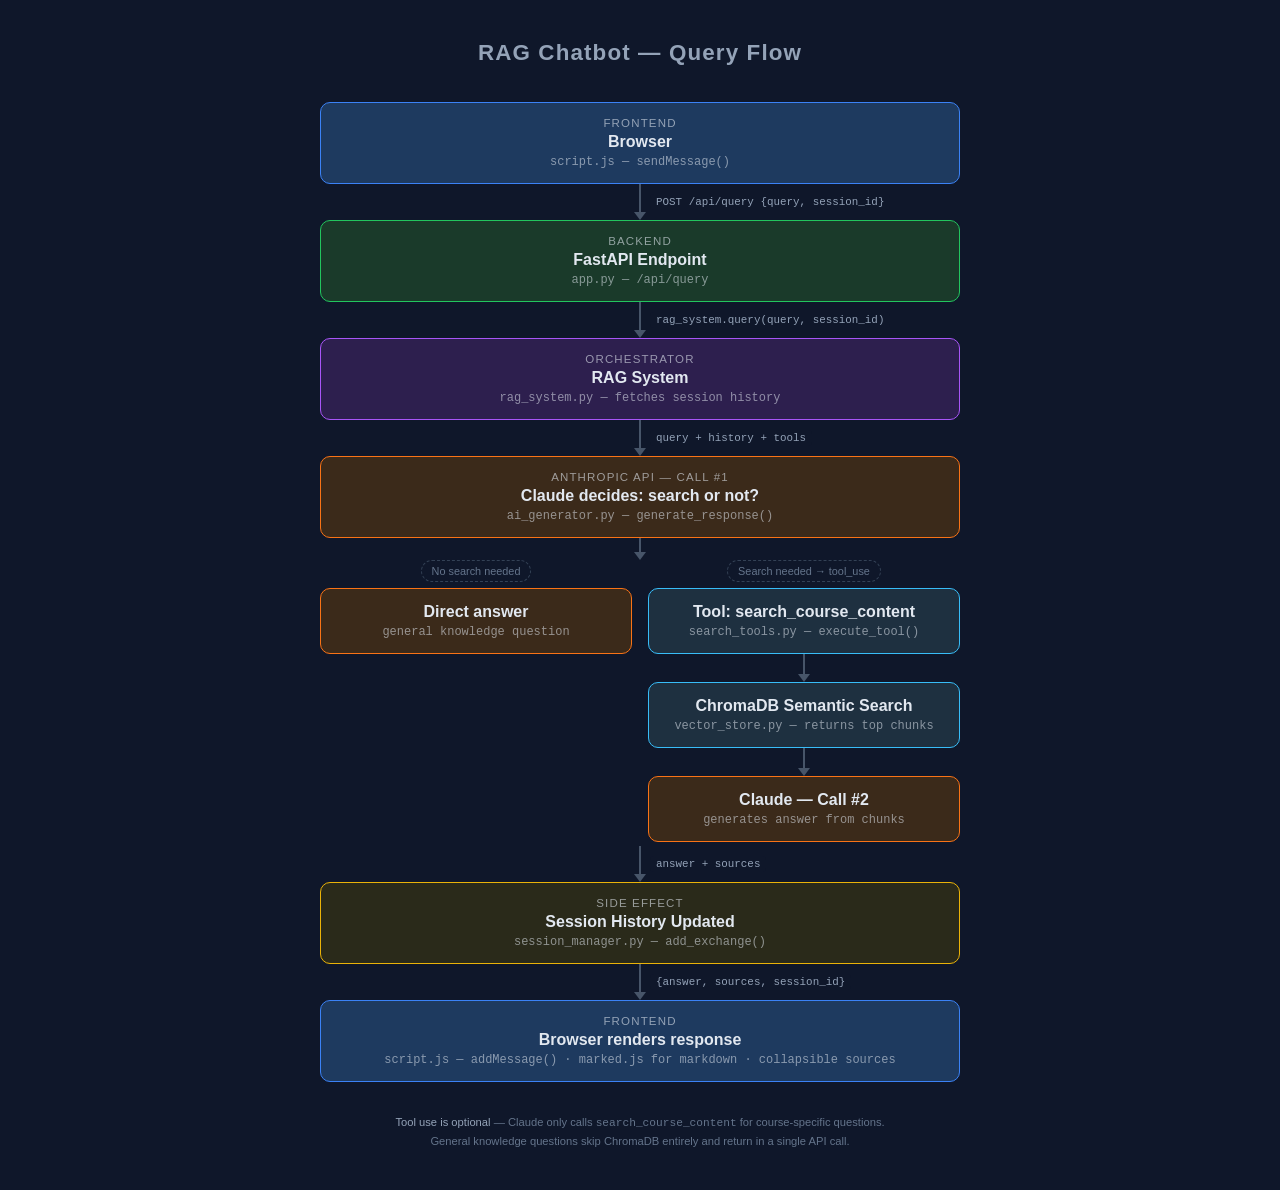
<file: rag_flow_diagram.html>
<!DOCTYPE html>
<html lang="en">
<head>
  <meta charset="UTF-8" />
  <title>RAG Query Flow</title>
  <style>
    * { box-sizing: border-box; margin: 0; padding: 0; }
    body {
      background: #0f172a;
      color: #e2e8f0;
      font-family: 'Segoe UI', sans-serif;
      display: flex;
      flex-direction: column;
      align-items: center;
      padding: 40px 20px;
      min-height: 100vh;
    }
    h1 { font-size: 1.4rem; color: #94a3b8; margin-bottom: 36px; letter-spacing: 0.05em; }

    .flow {
      display: flex;
      flex-direction: column;
      align-items: center;
      gap: 0;
      width: 100%;
      max-width: 640px;
    }

    .node {
      width: 100%;
      border-radius: 10px;
      padding: 14px 20px;
      text-align: center;
      position: relative;
    }
    .node .label {
      font-size: 0.72rem;
      text-transform: uppercase;
      letter-spacing: 0.1em;
      margin-bottom: 4px;
      opacity: 0.6;
    }
    .node .title {
      font-size: 1rem;
      font-weight: 600;
    }
    .node .file {
      font-size: 0.75rem;
      margin-top: 4px;
      opacity: 0.55;
      font-family: monospace;
    }

    .browser  { background: #1e3a5f; border: 1.5px solid #3b82f6; }
    .fastapi  { background: #1a3a2a; border: 1.5px solid #22c55e; }
    .rag      { background: #2d1f4e; border: 1.5px solid #a855f7; }
    .claude1  { background: #3b2a1a; border: 1.5px solid #f97316; }
    .tool     { background: #1e3040; border: 1.5px solid #38bdf8; }
    .chroma   { background: #1e3040; border: 1.5px solid #38bdf8; }
    .claude2  { background: #3b2a1a; border: 1.5px solid #f97316; }
    .session  { background: #2a2a1a; border: 1.5px solid #eab308; }
    .response { background: #1e3a5f; border: 1.5px solid #3b82f6; }

    .arrow {
      display: flex;
      flex-direction: column;
      align-items: center;
      position: relative;
      margin: 0;
    }
    .arrow .line {
      width: 2px;
      height: 28px;
      background: #475569;
    }
    .arrow .tip {
      width: 0;
      height: 0;
      border-left: 6px solid transparent;
      border-right: 6px solid transparent;
      border-top: 8px solid #475569;
    }
    .arrow .msg {
      position: absolute;
      left: calc(50% + 10px);
      top: 50%;
      transform: translateY(-50%);
      font-size: 0.68rem;
      color: #94a3b8;
      white-space: nowrap;
      font-family: monospace;
      background: #0f172a;
      padding: 2px 6px;
      border-radius: 4px;
    }

    .branch {
      display: flex;
      width: 100%;
      gap: 16px;
      position: relative;
    }
    .branch-col {
      flex: 1;
      display: flex;
      flex-direction: column;
      align-items: center;
      gap: 0;
    }
    .branch-label {
      font-size: 0.68rem;
      color: #64748b;
      text-align: center;
      padding: 4px 10px;
      border: 1px dashed #334155;
      border-radius: 20px;
      margin-bottom: 6px;
      white-space: nowrap;
    }

    .divider {
      width: 100%;
      text-align: center;
      font-size: 0.7rem;
      color: #64748b;
      margin: 4px 0;
      position: relative;
    }
    .divider::before, .divider::after {
      content: '';
      position: absolute;
      top: 50%;
      width: 38%;
      height: 1px;
      background: #334155;
    }
    .divider::before { left: 0; }
    .divider::after { right: 0; }

    .note {
      font-size: 0.7rem;
      color: #64748b;
      text-align: center;
      margin-top: 32px;
      max-width: 500px;
      line-height: 1.6;
    }
    .note span { color: #94a3b8; }
  </style>
</head>
<body>
  <h1>RAG Chatbot — Query Flow</h1>

  <div class="flow">

    <!-- Browser -->
    <div class="node browser">
      <div class="label">Frontend</div>
      <div class="title">Browser</div>
      <div class="file">script.js — sendMessage()</div>
    </div>

    <div class="arrow">
      <div class="line"></div>
      <div class="tip"></div>
      <div class="msg">POST /api/query {query, session_id}</div>
    </div>

    <!-- FastAPI -->
    <div class="node fastapi">
      <div class="label">Backend</div>
      <div class="title">FastAPI Endpoint</div>
      <div class="file">app.py — /api/query</div>
    </div>

    <div class="arrow">
      <div class="line"></div>
      <div class="tip"></div>
      <div class="msg">rag_system.query(query, session_id)</div>
    </div>

    <!-- RAG System -->
    <div class="node rag">
      <div class="label">Orchestrator</div>
      <div class="title">RAG System</div>
      <div class="file">rag_system.py — fetches session history</div>
    </div>

    <div class="arrow">
      <div class="line"></div>
      <div class="tip"></div>
      <div class="msg">query + history + tools</div>
    </div>

    <!-- Claude #1 -->
    <div class="node claude1">
      <div class="label">Anthropic API — Call #1</div>
      <div class="title">Claude decides: search or not?</div>
      <div class="file">ai_generator.py — generate_response()</div>
    </div>

    <div class="arrow">
      <div class="line" style="height:14px"></div>
      <div class="tip"></div>
    </div>

    <!-- Branch -->
    <div class="branch">
      <div class="branch-col">
        <div class="branch-label">No search needed</div>
        <div class="node claude2" style="width:100%">
          <div class="title">Direct answer</div>
          <div class="file">general knowledge question</div>
        </div>
      </div>
      <div class="branch-col">
        <div class="branch-label">Search needed → tool_use</div>
        <div class="node tool" style="width:100%">
          <div class="title">Tool: search_course_content</div>
          <div class="file">search_tools.py — execute_tool()</div>
        </div>
        <div class="arrow"><div class="line" style="height:20px"></div><div class="tip"></div></div>
        <div class="node chroma" style="width:100%">
          <div class="title">ChromaDB Semantic Search</div>
          <div class="file">vector_store.py — returns top chunks</div>
        </div>
        <div class="arrow"><div class="line" style="height:20px"></div><div class="tip"></div></div>
        <div class="node claude2" style="width:100%">
          <div class="title">Claude — Call #2</div>
          <div class="file">generates answer from chunks</div>
        </div>
      </div>
    </div>

    <div class="arrow" style="margin-top:4px">
      <div class="line"></div>
      <div class="tip"></div>
      <div class="msg">answer + sources</div>
    </div>

    <!-- Session update -->
    <div class="node session">
      <div class="label">Side effect</div>
      <div class="title">Session History Updated</div>
      <div class="file">session_manager.py — add_exchange()</div>
    </div>

    <div class="arrow">
      <div class="line"></div>
      <div class="tip"></div>
      <div class="msg">{answer, sources, session_id}</div>
    </div>

    <!-- Response -->
    <div class="node response">
      <div class="label">Frontend</div>
      <div class="title">Browser renders response</div>
      <div class="file">script.js — addMessage() · marked.js for markdown · collapsible sources</div>
    </div>

  </div>

  <p class="note">
    <span>Tool use is optional</span> — Claude only calls <code>search_course_content</code> for course-specific questions.
    General knowledge questions skip ChromaDB entirely and return in a single API call.
  </p>
</body>
</html>
</file>
